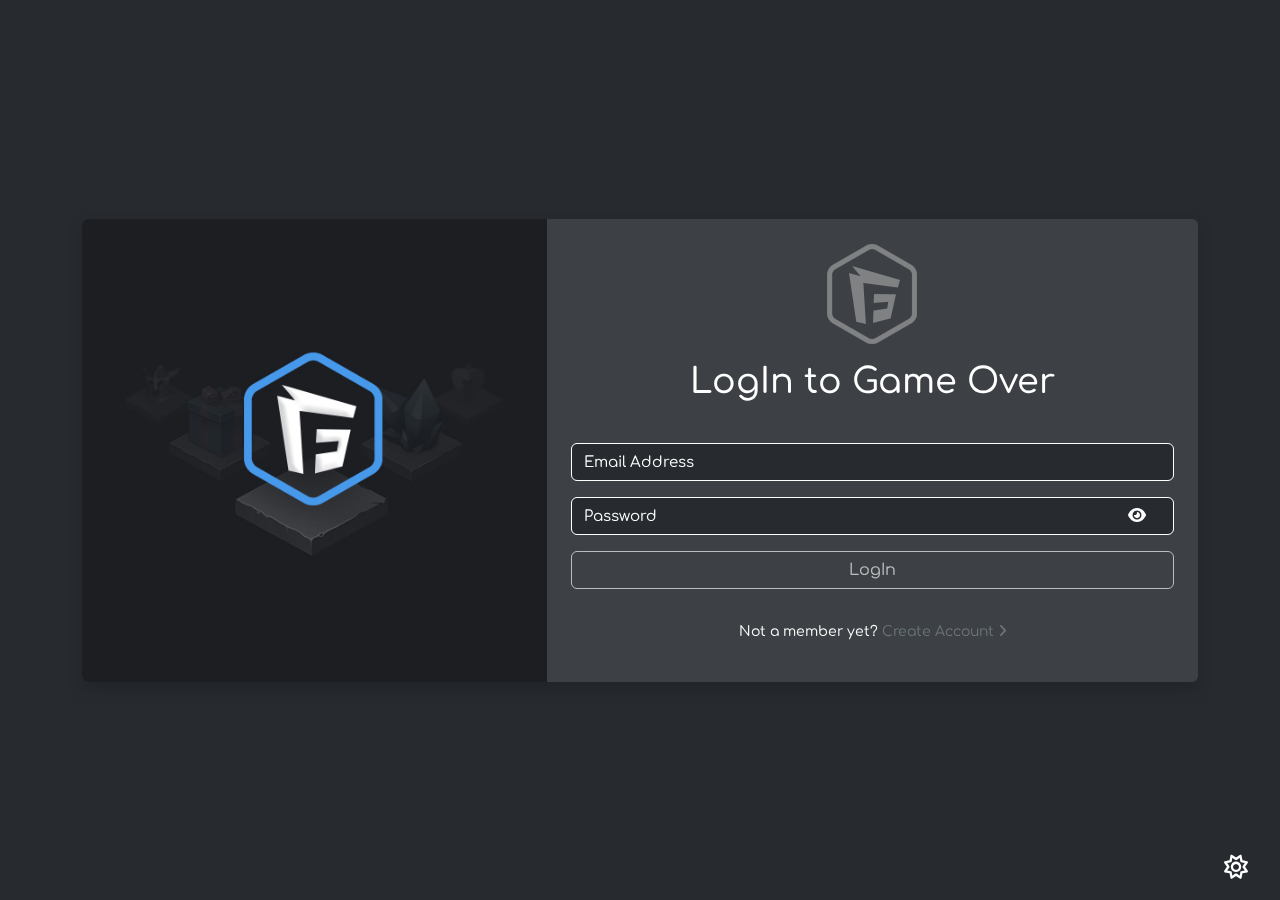
<file: index.html>
<!DOCTYPE html>
<html lang="en" data-theme="dark">
  <head>
    <meta charset="UTF-8" />
    <meta name="viewport" content="width=device-width, initial-scale=1.0" />
    <title>Login</title>
    <link rel="icon" href="images/logo-sm.png" />
    <!--! ============ Start FONTAWESOME LIBRAIRY ============ -->
    <link rel="stylesheet" href="css/all.min.css" />
    <!--! ============ End FONTAWESOME LIBRAIRY ============ -->

    <!--! ============ Start FONTS ============ -->
    <link rel="preconnect" href="https://fonts.googleapis.com" />
    <link rel="preconnect" href="https://fonts.gstatic.com" crossorigin />
    <link
      href="https://fonts.googleapis.com/css2?family=Comfortaa:wght@300..700&display=swap"
      rel="stylesheet"
    />
    <!--! ============ End FONTS ============ -->

    <!--! ============ Start BOOTSTRAP CSS ============ -->
    <link rel="stylesheet" href="css/bootstrap.min.css" />
    <!--! ============ End BOOTSTRAP CSS ============ -->

    <!--! ============ Start MAIN CSS ============ -->
    <link rel="stylesheet" href="css/main.css" />
    <!--! ============ End MAIN CSS ============ -->
  </head>

  <body>
    <!--? ========== Start Fixed ========== -->
    <!-- fa-moon   fa-sun -->
    <span class="position-fixed bottom-0 end-0 m-3 z-3">
      <i role="button" id="mode" class="fa-regular fa-sun fa-xl p-3"></i>
    </span>
    <!--? ========== End Fixed ========== -->

    <!--?  ============  Start  main   ============ -->
    <main class="container login min-vh-100 hstack">
      <section class="login-area shadow w-100 rounded overflow-hidden">
        <div class="row g-0">
          <div class="col-lg-5 d-none d-md-block">
            <div class="image"></div>
          </div>
          <div class="col-lg-7">
            <div class="p-4">
              <header class="text-center">
                <img src="./images/logo-sm.png" alt="logo game over" />
                <h1 class="mt-3">LogIn to Game Over</h1>
              </header>

              <form class="row g-3 my-4" id="login">
                <div class="col-12">
                  <div class="form-data">
                    <input
                      type="email"
                      id="email"
                      class="form-control"
                      placeholder="Email Address"
                    />
                    <ul class="alert alert-danger p-0 invalid-feedback">
                      <li>Email Is Required</li>
                      <li>InValid Email Formate</li>
                    </ul>
                  </div>
                </div>
                <div class="col-12">
                  <div class="form-data position-relative">
                    <input
                      type="password"
                      id="password"
                      class="form-control"
                      placeholder="Password"
                    />
                    <span id="showPassword"
                      ><i class="fa-solid fa-eye"></i
                    ></span>
                    <ul class="alert alert-danger p-0 invalid-feedback">
                      <li>Password Is Required</li>
                      <li>
                        Minimum eight characters, at least one letter and one
                        number
                      </li>
                    </ul>
                  </div>
                </div>

                <div class="col-12">
                  <button
                    disabled="type"
                    type="submit"
                    class="btn w-100 main-btn"
                    id="btnLogin"
                  >
                    LogIn
                  </button>
                  <p id="msg" class="text-center text-danger mt-2 mb-0"></p>
                </div>
              </form>

              <footer>
                <p class="text-center small">
                  Not a member yet?
                  <a
                    href="./register.html"
                    class="link-secondary text-decoration-none"
                    role="button"
                    >Create Account <i class="fa-solid fa-angle-right"></i
                  ></a>
                </p>
              </footer>
            </div>
          </div>
        </div>
      </section>
    </main>
    <!--?  ============  End  main   ============ -->

    <!--! ============ Start BOOTSTRAP JS ============ -->
    <script src="js/bootstrap.bundle.min.js"></script>
    <!--! ============ End BOOTSTRAP JS ============ -->

    <!--! ============ Start Main JS ============ -->
    <script src="js/index.js"></script>
    <!--! ============ End Main JS ============ -->
  </body>
</html>
</file>
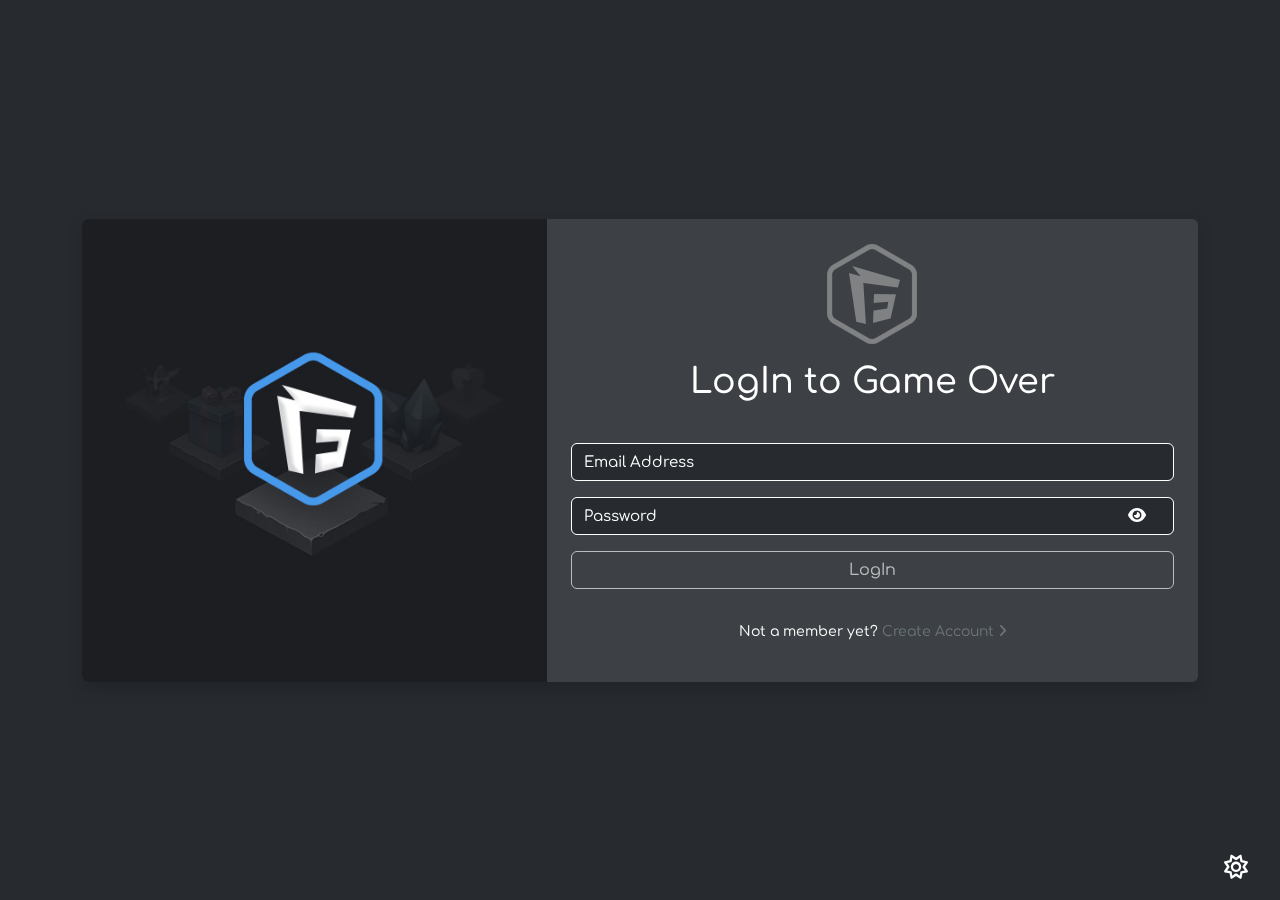
<file: details.html>
<!DOCTYPE html>
<html lang="en" data-theme="dark">
  <head>
    <script src="./js/auth.js"></script>
    <meta charset="UTF-8" />
    <meta name="viewport" content="width=device-width, initial-scale=1.0" />
    <title>Details</title>
    <link rel="icon" href="images/logo-sm.png" />
    <!--! ============ Start FONTAWESOME LIBRAIRY ============ -->
    <link rel="stylesheet" href="css/all.min.css" />
    <!--! ============ End FONTAWESOME LIBRAIRY ============ -->

    <!--! ============ Start FONTS ============ -->
    <link rel="preconnect" href="https://fonts.googleapis.com" />
    <link rel="preconnect" href="https://fonts.gstatic.com" crossorigin />
    <link
      href="https://fonts.googleapis.com/css2?family=Comfortaa:wght@300..700&display=swap"
      rel="stylesheet"
    />
    <!--! ============ End FONTS ============ -->

    <!--! ============ Start BOOTSTRAP CSS ============ -->
    <link rel="stylesheet" href="css/bootstrap.min.css" />
    <!--! ============ End BOOTSTRAP CSS ============ -->

    <!--! ============ Start MAIN CSS ============ -->
    <link rel="stylesheet" href="css/main.css" />
    <!--! ============ End MAIN CSS ============ -->
  </head>

  <body>
    <!--? ========== Start Fixed ========== -->
    <!-- fa-moon   fa-sun -->
    <span class="position-fixed bottom-0 end-0 m-3 z-3">
      <i role="button" id="mode" class="fa-regular fa-sun fa-xl p-3"></i>
    </span>
    <!--? ========== End Fixed ========== -->

    <!--?  ============  Start  main   ============ -->
    <main class="py-5 min-vh-100 details">
      <div class="container">
        <section class="row g-4" id="detailsData"></section>
        <span class="d-block position-absolute text-info close"
          ><i class="fa-solid fa-xmark"></i
        ></span>
      </div>
    </main>
    <!--?  ============  End  main   ============ -->

    <!--! ============ Start BOOTSTRAP JS ============ -->
    <script src="js/bootstrap.bundle.min.js"></script>
    <!--! ============ End BOOTSTRAP JS ============ -->

    <!--! ============ Start MAIN JS ============ -->
    <script src="js/details.js"></script>
    <!--! ============ End MAIN JS ============ -->
  </body>
</html>
</file>
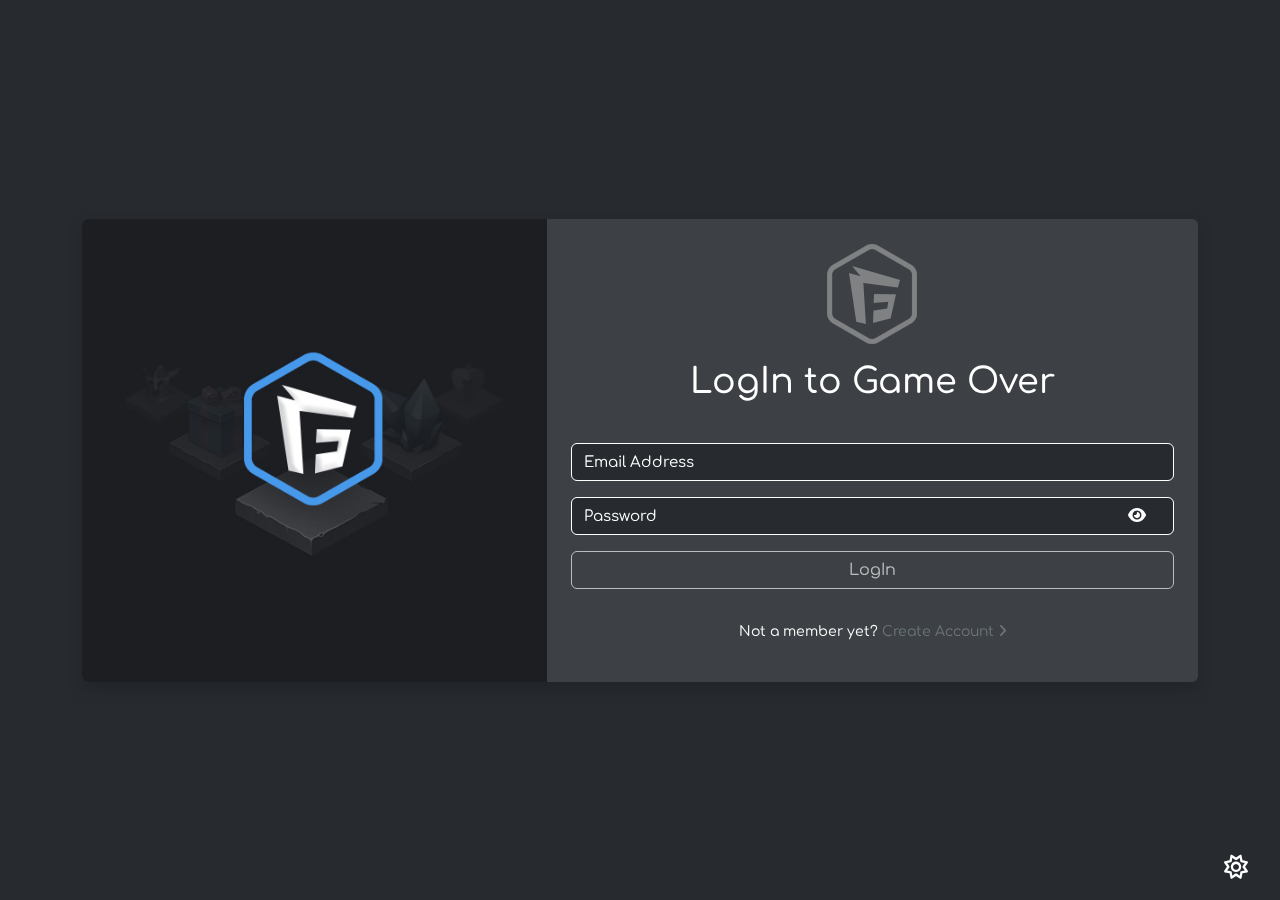
<file: home.html>
<!DOCTYPE html>
<html lang="en" data-theme="dark">
  <head>
    <script src="./js/auth.js"></script>
    <meta charset="UTF-8" />
    <meta name="viewport" content="width=device-width, initial-scale=1.0" />
    <title>Home</title>
    <link rel="icon" href="images/logo-sm.png" />
    <!--! ============ Start FONTAWESOME LIBRAIRY ============ -->
    <link rel="stylesheet" href="css/all.min.css" />
    <!--! ============ End FONTAWESOME LIBRAIRY ============ -->

    <!--! ============ Start FONTS ============ -->
    <link rel="preconnect" href="https://fonts.googleapis.com" />
    <link rel="preconnect" href="https://fonts.gstatic.com" crossorigin />
    <link
      href="https://fonts.googleapis.com/css2?family=Comfortaa:wght@300..700&display=swap"
      rel="stylesheet"
    />
    <!--! ============ End FONTS ============ -->

    <!--! ============ Start BOOTSTRAP CSS ============ -->
    <link rel="stylesheet" href="css/bootstrap.min.css" />
    <!--! ============ End BOOTSTRAP CSS ============ -->

    <!--! ============ Start MAIN CSS ============ -->
    <link rel="stylesheet" href="css/main.css" />
    <!--! ============ End MAIN CSS ============ -->
  </head>

  <body>
    <!--? ========== Start Fixed ========== -->
    <!-- fa-moon   fa-sun -->
    <span class="position-fixed bottom-0 end-0 m-3 z-3">
      <i role="button" id="mode" class="fa-regular fa-sun fa-xl p-3"></i>
    </span>
    <!--? ========== End Fixed ========== -->

    <!--?  ============  Start  Navbar   ============ -->
    <nav
      class="navbar navbar-expand-lg nav-bg border-bottom border-dark my-nav m-auto rounded-4"
    >
      <div class="container">
        <h5 class="navbar-brand mb-0 text-uppercase">
          <img
            src="./images/logo-sm.png"
            alt="logo photo"
            style="max-width: 40px"
          />
          GameOver
        </h5>
        <button
          class="navbar-toggler"
          type="button"
          data-bs-toggle="collapse"
          data-bs-target="#navbarSupportedContent"
          aria-controls="navbarSupportedContent"
          aria-expanded="false"
          aria-label="Toggle navigation"
        >
          <span class="navbar-toggler-icon"></span>
        </button>
        <div class="collapse small navbar-collapse" id="navbarSupportedContent">
          <ul class="navbar-nav mx-auto mb-2 mb-lg-0 menu">
            <li class="nav-item">
              <a
                role="button"
                class="nav-link active text-uppercase"
                aria-current="page"
                data-category="mmorpg"
                >mmorpg</a
              >
            </li>
            <li class="nav-item">
              <a
                role="button"
                class="nav-link text-uppercase"
                data-category="shooter"
                >shooter</a
              >
            </li>
            <li class="nav-item">
              <a
                role="button"
                class="nav-link text-uppercase"
                data-category="sailing"
                >sailing</a
              >
            </li>
            <li class="nav-item">
              <a
                role="button"
                class="nav-link text-uppercase"
                data-category="permadeath"
                >permadeath</a
              >
            </li>
            <li class="nav-item">
              <a
                role="button"
                class="nav-link text-uppercase"
                data-category="superhero"
                >superhero</a
              >
            </li>
            <li class="nav-item">
              <a
                role="button"
                class="nav-link text-uppercase"
                data-category="pixel"
                >pixel</a
              >
            </li>
            <li class="nav-item">
              <a
                role="button"
                class="nav-link text-uppercase"
                data-category="pvp"
                >pvp</a
              >
            </li>
            <li class="nav-item">
              <a
                role="button"
                class="nav-link text-uppercase"
                data-category="action"
                >action</a
              >
            </li>
          </ul>
          <ul class="navbar-nav mb-2 mb-lg-0">
            <li class="nav-item">
              <span role="button" class="nav-link logout-btn">LogOut</span>
            </li>
          </ul>
        </div>
      </div>
    </nav>
    <!--?  ============  End  Navbar   ============ -->

    <!--?  ============  Start  main   ============ -->
    <main class="container my-3 home">
      <h1 class="h4 mb-4">Top Free Moba Games For PC And Browser In 2024!</h1>
      <section class="position-relative">
        <div
          class="row row-cols-1 row-cols-md-2 row-cols-lg-3 row-cols-xl-4 g-4"
          id="gameData"
        ></div>

        <div class="loading d-none">
          <span class="loader"></span>
        </div>
      </section>
    </main>
    <!--?  ============  End  main   ============ -->

    <!--! ============ Start BOOTSTRAP JS ============ -->
    <script src="js/bootstrap.bundle.min.js"></script>
    <!--! ============ End BOOTSTRAP JS ============ -->

    <!--! ============ Start MAIN JS ============ -->
    <script src="js/home.js"></script>
    <!--! ============ End MAIN JS ============ -->
  </body>
</html>
</file>
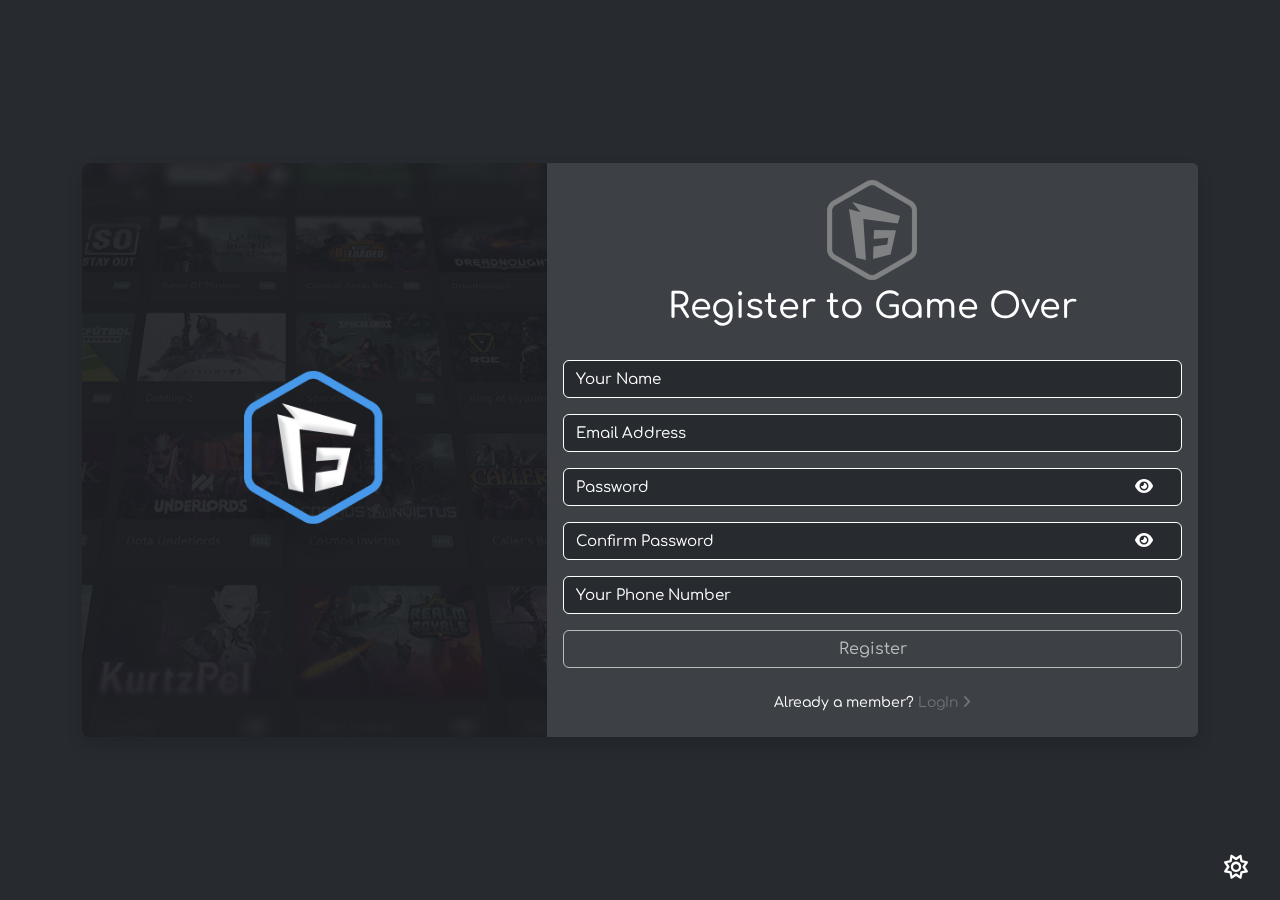
<file: register.html>
<!DOCTYPE html>
<html lang="en" data-theme="dark">
  <head>
    <meta charset="UTF-8" />
    <meta name="viewport" content="width=device-width, initial-scale=1.0" />
    <title>Register</title>
    <link rel="icon" href="images/logo-sm.png" />
    <!--! ============ Start FONTAWESOME LIBRAIRY ============ -->
    <link rel="stylesheet" href="css/all.min.css" />
    <!--! ============ End FONTAWESOME LIBRAIRY ============ -->

    <!--! ============ Start FONTS ============ -->
    <link rel="preconnect" href="https://fonts.googleapis.com" />
    <link rel="preconnect" href="https://fonts.gstatic.com" crossorigin />
    <link
      href="https://fonts.googleapis.com/css2?family=Comfortaa:wght@300..700&display=swap"
      rel="stylesheet"
    />
    <!--! ============ End FONTS ============ -->

    <!--! ============ Start BOOTSTRAP CSS ============ -->
    <link rel="stylesheet" href="css/bootstrap.min.css" />
    <!--! ============ End BOOTSTRAP CSS ============ -->

    <!--! ============ Start MAIN CSS ============ -->
    <link rel="stylesheet" href="css/main.css" />
    <!--! ============ End MAIN CSS ============ -->
  </head>

  <body>
    <!--? ========== Start Fixed ========== -->
    <!-- fa-moon   fa-sun -->
    <span class="position-fixed bottom-0 end-0 m-3 z-3">
      <i role="button" id="mode" class="fa-regular fa-sun fa-xl p-3"></i>
    </span>
    <!--? ========== End Fixed ========== -->

    <!--?  ============  Start  main   ============ -->
    <main class="container register min-vh-100 hstack">
      <section class="register-area shadow w-100 rounded overflow-hidden">
        <div class="row g-0">
          <div class="col-lg-5 d-none d-md-block">
            <div class="image"></div>
          </div>
          <div class="col-lg-7">
            <div class="py-2 px-3">
              <header class="text-center pt-2">
                <img src="./images/logo-sm.png" alt="logo game over" />
                <h1>Register to Game Over</h1>
              </header>

              <form class="row g-3 mt-3 mb-3" id="register">
                <div class="col-12">
                  <div class="form-data">
                    <input
                      type="text"
                      id="Name"
                      class="form-control"
                      placeholder="Your Name"
                    />
                    <ul class="alert alert-danger py-1 invalid-feedback">
                      <li>Name Is Required</li>
                      <li>Minmum Length 2 and Maxmum 20</li>
                    </ul>
                  </div>
                </div>
                <div class="col-12">
                  <div class="form-data">
                    <input
                      type="email"
                      id="email"
                      class="form-control"
                      placeholder="Email Address"
                    />
                    <ul class="alert alert-danger py-1 invalid-feedback">
                      <li>Email Is Required</li>
                      <li>
                        Enter a valid email address,such as:username@gmail.com
                      </li>
                    </ul>
                  </div>
                </div>
                <div class="col-12">
                  <div class="form-data position-relative">
                    <input
                      type="password"
                      id="password"
                      class="form-control"
                      placeholder="Password"
                    />
                    <span id="showPassword"
                      ><i class="fa-solid fa-eye"></i
                    ></span>
                    <ul class="alert alert-danger py-1 invalid-feedback">
                      <li>Password Is Required</li>
                      <li>
                        Minimum eight characters, at least one letter and one
                        number
                      </li>
                    </ul>
                  </div>
                </div>
                <div class="col-12">
                  <div class="form-data position-relative">
                    <input
                      type="password"
                      id="rePassword"
                      class="form-control"
                      placeholder="Confirm Password"
                    />
                    <span id="showRePassword"
                      ><i class="fa-solid fa-eye"></i
                    ></span>
                    <ul class="alert alert-danger py-1 invalid-feedback">
                      <li>Confirm Password Is Required</li>
                      <li>Confirm Password must match Password.</li>
                    </ul>
                  </div>
                </div>
                <div class="col-12">
                  <div class="form-data">
                    <input
                      type="number"
                      id="phone"
                      class="form-control"
                      placeholder="Your Phone Number"
                    />
                    <ul class="alert alert-danger py-1 invalid-feedback">
                      <li>Phone Number Is Required</li>
                      <li>
                        You must enter an Egyptian phone number that is just 11
                        numbers.
                      </li>
                    </ul>
                  </div>
                </div>
                <div class="col-12">
                  <button
                    type="submit"
                    disabled="type"
                    class="btn w-100 main-btn"
                    id="btnRegister"
                  >
                    Register
                  </button>
                  <p id="msg" class="text-center text-danger mt-2 mb-0"></p>
                </div>
              </form>

              <footer>
                <p class="text-center small">
                  Already a member?
                  <a
                    href="./index.html"
                    class="link-secondary text-decoration-none"
                    role="button"
                    >LogIn <i class="fa-solid fa-angle-right"></i
                  ></a>
                </p>
              </footer>
            </div>
          </div>
        </div>
      </section>
    </main>
    <!--?  ============  End  main   ============ -->

    <!--! ============ Start BOOTSTRAP JS ============ -->
    <script src="js/bootstrap.bundle.min.js"></script>
    <!-- ============ End BOOTSTRAP JS ============ -->

    <!--! ============ Start MAIN JS ============ -->
    <script src="js/register.js"></script>
    <!--! ============ End MAIN JS ============ -->
  </body>
</html>
</file>
<file: css/main.css>
/*********** Start Global Styles  ***********/
* {
  transition: background-color 0.5s, color 0.2s;
}

body {
  font-family: "Comfortaa", serif !important;
  min-height: 100%;
  min-width: 100%;
  background-color: var(--main-color);
  color: var(--color-text);
}

h1,
h2,
h3,
h4,
h5,
h6 {
  color: var(--color-text) !important;
}
h1 {
  font-size: 35px;
  margin-top: 5px;
}
a,
p,
span {
  color: inherit !important;
}

ul {
  list-style-position: inside;
}

input[type="number"]::-webkit-inner-spin-button,
input[type="number"]::-webkit-outer-spin-button {
  appearance: none;
  display: none;
}

.login .login-area,
.register .register-area {
  background-color: rgb(255 255 255 / 0.1);
  backdrop-filter: blur(5px);
}

.nav-bg {
  background-color: var(--main-color);
}

.nav-item .nav-link.active,
.nav-item .nav-link:hover {
  color: #09c !important;
  transition: color 0.5s;
}

::-webkit-scrollbar {
  width: 0.625rem;
}

::-webkit-scrollbar-track {
  background-color: var(--seconde-color);
}

::-webkit-scrollbar-thumb {
  background-color: var(--main-color);
  border-radius: 50px;
  box-shadow: 0 0 5px rgb(0 0 0 / 0.5) inset;
}
/*********** End Global Styles  ***********/

/*************Strat theme customize **************/
[data-theme="dark"] {
  --main-color: #272b30;
  --second-color: #32383e;
  --color-text: #fff;
  --btn-main-color: #272729;
}
[data-theme="light"] {
  --main-color: #dadada;
  --second-color: #909396;
  --color-text: #000;
  --btn-main-color: #414550;
}
.main-btn {
  background-color: var(--second-color);
  color: var(--color-text);
}

.main-btn:hover {
  background: linear-gradient(rgb(0 0 0 / 0.1), rgb(0 0 0 / 0.2));
}

.form-control,
.form-control:focus {
  background-color: var(--main-color);
  color: var(--color-text);
  border-color: var(--seconde-color);
}

.form-control::placeholder {
  font-size: 15px;
  color: var(--color-text);
}

.badge-color {
  background-color: var(--seconde-color);
}
/*************End theme customize **************/

/*********** Start Login ***********/
.login .image {
  background: url("../images/login.jpg") center / cover no-repeat;
  min-height: 100%;
}
/*********** End  Login  ***********/

/*********** Start Register ***********/
.register .image {
  background: url("../images/register.jpg") center / cover no-repeat;
  min-height: 100%;
}
#showPassword,
#showRePassword {
  position: absolute;
  top: 50%;
  transform: translateY(-50%);
  right: 4.7%;
  cursor: pointer;
}
/*********** End  Register  ***********/

/*********** Start Home ***********/
.home .card {
  filter: grayscale(0.7);
  transition: transform 0.5s, filter 0.5s 0.1s;
  color: var(--color-text);
}

.home .card:hover {
  transform: scale(1.05);
  filter: grayscale(0);
}

video {
  min-width: 100%;
  min-height: 100%;

  width: auto;
  height: auto;
}

.my-nav {
  width: 95%;
  background-color: #3a497b;
}

/*********** End  Home  ***********/

/*********** Start Details ***********/
.details {
  background-color: #272729be;

  backdrop-filter: blur(4px);
}
#detailsData h1 {
  margin-top: 25px;
}
#detailsData nav {
  font-size: 15px;
}
.breadcrumb-item + .breadcrumb-item::before {
  color: white;
}
.close {
  top: 2%;
  right: 3%;
  font-size: 25px;
  cursor: pointer;
}
/*********** End  Details  ***********/

/*********** Start loader ***********/
.loading {
  position: fixed;
  z-index: 9999;
  inset: 0;
  background-color: #272b30e3;
  display: flex;
  justify-content: center;
  align-items: center;
}
.loader {
  width: 100px;
  height: 100px;
  border-radius: 50%;
  display: inline-block;
  border-top: 4px solid #fff;
  border-right: 4px solid transparent;
  box-sizing: border-box;
  animation: rotation 1s linear infinite;
  position: relative;
}
.loader::after {
  content: "";
  box-sizing: border-box;
  position: absolute;
  left: 0;
  top: 0;
  width: 100px;
  height: 100px;
  border-radius: 50%;
  border-left: 4px solid #0000ff;
  border-bottom: 4px solid transparent;
  animation: rotation 0.5s linear infinite reverse;
}
@keyframes rotation {
  0% {
    transform: rotate(0deg);
  }
  100% {
    transform: rotate(360deg);
  }
}
/*********** End  loader  ***********/
</file>
